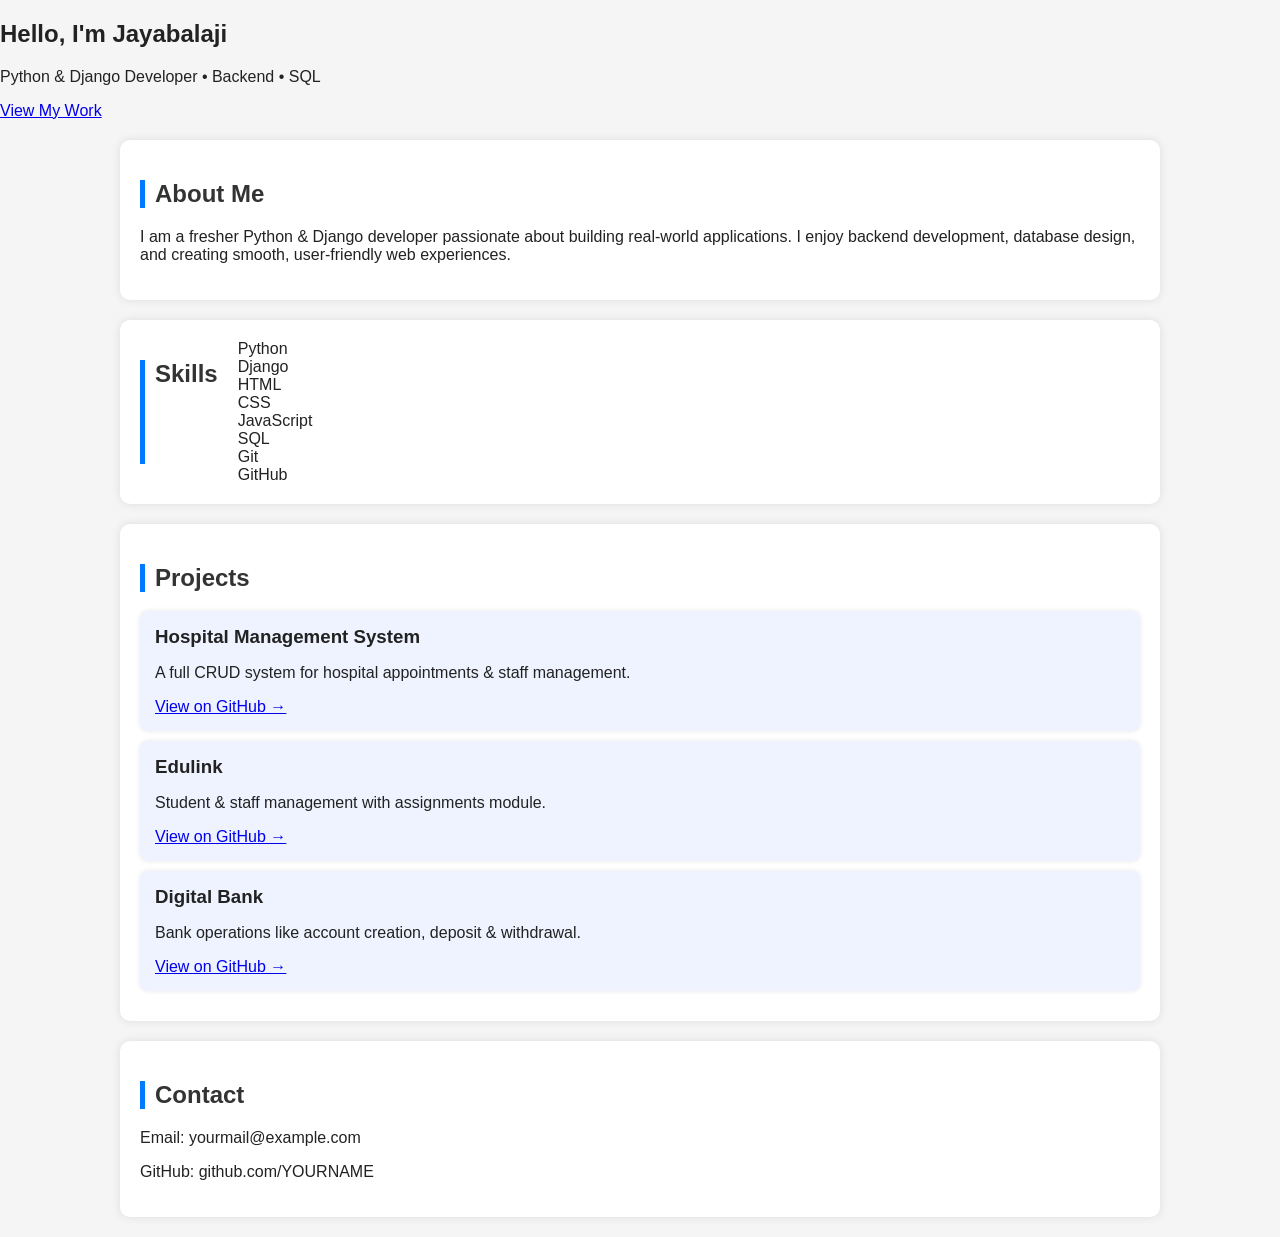
<file: Index.html>
<!DOCTYPE html>
<html lang="en">
<head>
    <meta charset="UTF-8">
    <meta name="viewport" content="width=device-width, initial-scale=1.0">
    <title>Jayabalaji | Portfolio</title>
    <link rel="stylesheet" href="style.css">
</head>

<body>

    <!-- HERO SECTION -->
    <section class="hero">
        <h1 class="fade">Hello, I'm <span>Jayabalaji</span></h1>
        <p class="fade">Python & Django Developer • Backend • SQL</p>
        <a href="#projects" class="btn fade">View My Work</a>
    </section>

    <!-- ABOUT -->
    <section class="container about">
        <h2>About Me</h2>
        <p>
            I am a fresher Python & Django developer passionate about building real-world applications. 
            I enjoy backend development, database design, and creating smooth, user-friendly web experiences.
        </p>
    </section>

    <!-- SKILLS -->
    <section class="container skills">
        <h2>Skills</h2>
        <div class="skills-grid">
            <div>Python</div>
            <div>Django</div>
            <div>HTML</div>
            <div>CSS</div>
            <div>JavaScript</div>
            <div>SQL</div>
            <div>Git</div>
            <div>GitHub</div>
        </div>
    </section>

    <!-- PROJECTS -->
    <section class="container" id="projects">
        <h2>Projects</h2>

        <div class="project-card">
            <h3>Hospital Management System</h3>
            <p>A full CRUD system for hospital appointments & staff management.</p>
            <a href="#" class="project-link">View on GitHub →</a>
        </div>

        <div class="project-card">
            <h3>Edulink</h3>
            <p>Student & staff management with assignments module.</p>
            <a href="#" class="project-link">View on GitHub →</a>
        </div>

        <div class="project-card">
            <h3>Digital Bank</h3>
            <p>Bank operations like account creation, deposit & withdrawal.</p>
            <a href="#" class="project-link">View on GitHub →</a>
        </div>

    </section>

    <!-- CONTACT -->
    <section class="container contact">
        <h2>Contact</h2>
        <p>Email: yourmail@example.com</p>
        <p>GitHub: github.com/YOURNAME</p>
    </section>

</body>
</html>
</file>
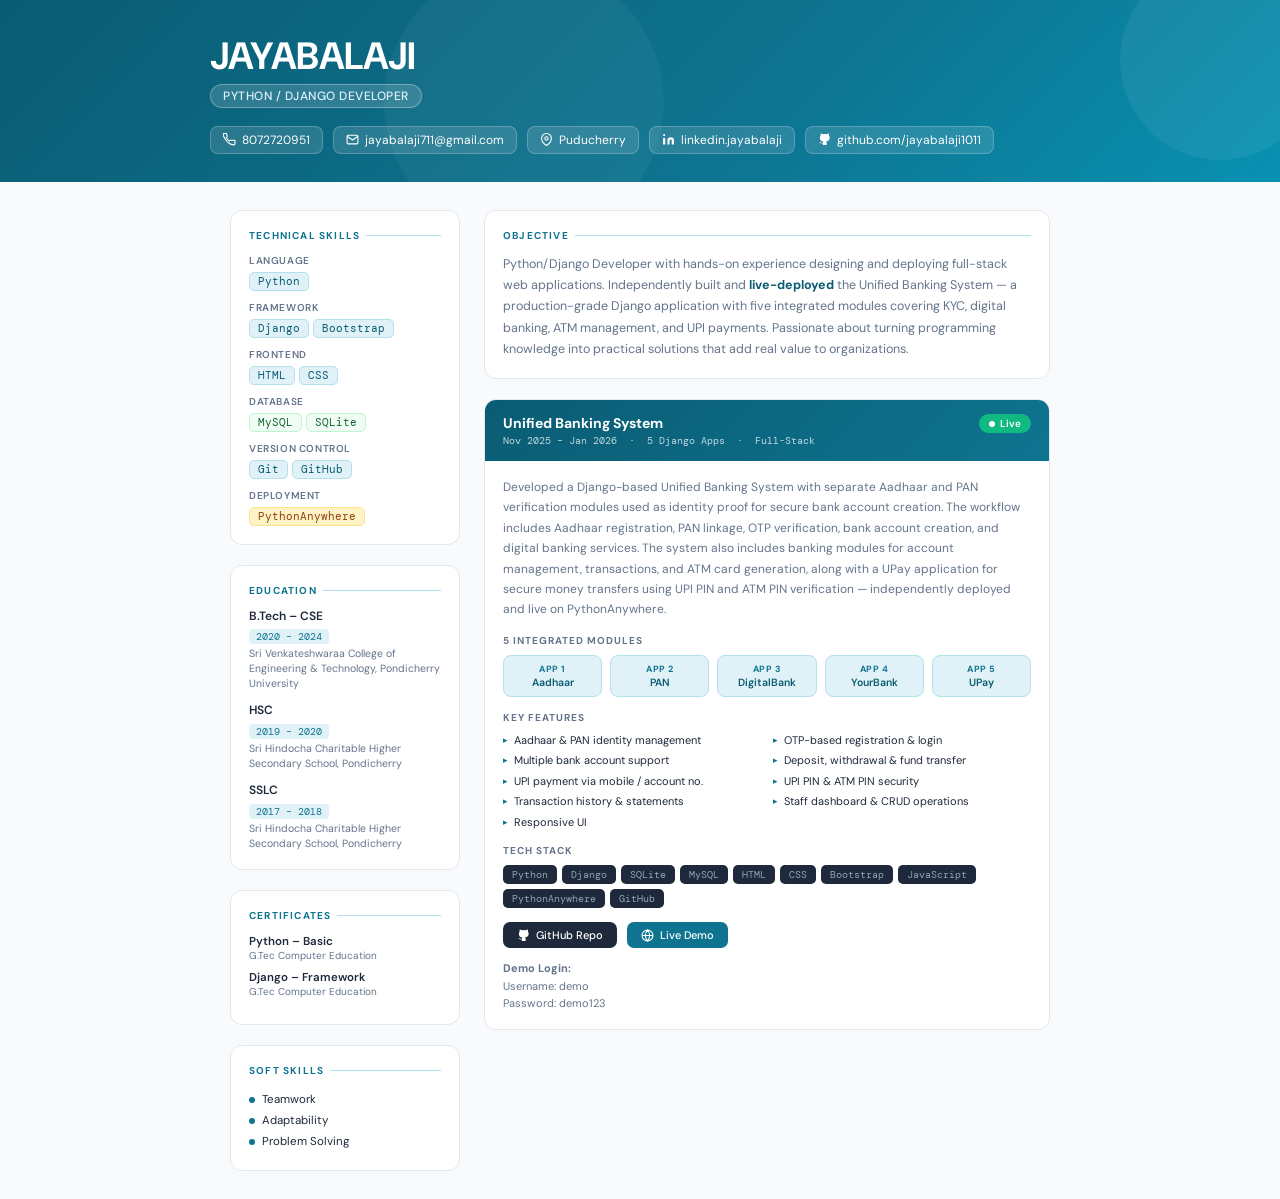
<file: index.html>
<!DOCTYPE html>
<html lang="en">
<head>
<meta charset="UTF-8"/>
<meta name="viewport" content="width=device-width, initial-scale=1.0"/>
<title>Jayabalaji – Python/Django Developer</title>
<link href="https://fonts.googleapis.com/css2?family=DM+Sans:wght@300;400;500;600;700&family=DM+Mono:wght@400;500&display=swap" rel="stylesheet"/>
<style>
  :root {
    --teal: #0e7490; --teal-dark: #0a5c73; --teal-light: #e0f2f7;
    --teal-mid: #b2e0ed; --bg: #f8fafc; --white: #ffffff;
    --text: #1e293b; --muted: #64748b; --border: #e2e8f0; --card: #ffffff;
  }
  * { margin: 0; padding: 0; box-sizing: border-box; }
  body { font-family: 'DM Sans', sans-serif; background: var(--bg); color: var(--text); -webkit-print-color-adjust: exact; print-color-adjust: exact; }

  .header { background: linear-gradient(135deg, var(--teal-dark) 0%, var(--teal) 60%, #0891b2 100%); padding: 36px 40px 28px; position: relative; overflow: hidden; }
  .header::before { content: ''; position: absolute; top: -40px; right: -40px; width: 200px; height: 200px; border-radius: 50%; background: rgba(255,255,255,0.06); }
  .header::after { content: ''; position: absolute; bottom: -60px; left: 30%; width: 280px; height: 280px; border-radius: 50%; background: rgba(255,255,255,0.04); }
  .header-inner { max-width: 860px; margin: 0 auto; position: relative; z-index: 1; }
  .name { font-size: clamp(28px,5vw,38px); font-weight: 700; color: #fff; letter-spacing: -0.5px; line-height: 1.1; }
  .role-tag { display: inline-block; margin-top: 6px; background: rgba(255,255,255,0.15); border: 1px solid rgba(255,255,255,0.3); color: #e0f2fe; font-size: 12px; font-weight: 500; padding: 3px 12px; border-radius: 20px; letter-spacing: 0.5px; text-transform: uppercase; }
  .contact-row { display: flex; flex-wrap: wrap; gap: 10px; margin-top: 18px; }
  .contact-chip { display: flex; align-items: center; gap: 6px; background: rgba(255,255,255,0.12); border: 1px solid rgba(255,255,255,0.22); color: #fff; font-size: 12px; padding: 5px 12px; border-radius: 8px; text-decoration: none; transition: background 0.2s; }
  .contact-chip:hover { background: rgba(255,255,255,0.22); }
  .contact-chip svg { width: 13px; height: 13px; flex-shrink: 0; }

  .page { max-width: 860px; margin: 0 auto; padding: 28px 20px; display: grid; grid-template-columns: 230px 1fr; gap: 24px; align-items: start; }
  .sidebar { display: flex; flex-direction: column; gap: 20px; }
  .card { background: var(--card); border: 1px solid var(--border); border-radius: 12px; padding: 18px; }
  .section-title { font-size: 10px; font-weight: 700; letter-spacing: 1.2px; text-transform: uppercase; color: var(--teal); margin-bottom: 12px; display: flex; align-items: center; gap: 6px; }
  .section-title::after { content: ''; flex: 1; height: 1px; background: var(--teal-mid); }

  .skill-group { margin-bottom: 10px; }
  .skill-group:last-child { margin-bottom: 0; }
  .skill-label { font-size: 10px; font-weight: 600; color: var(--muted); text-transform: uppercase; letter-spacing: 0.6px; margin-bottom: 5px; }
  .skill-tags { display: flex; flex-wrap: wrap; gap: 4px; }
  .tag { font-family: 'DM Mono', monospace; font-size: 10.5px; background: var(--teal-light); color: var(--teal-dark); padding: 2px 8px; border-radius: 5px; border: 1px solid var(--teal-mid); }
  .tag.deploy { background: #fef3c7; color: #92400e; border-color: #fde68a; }
  .tag.db { background: #f0fdf4; color: #166534; border-color: #bbf7d0; }

  .edu-item { margin-bottom: 12px; }
  .edu-item:last-child { margin-bottom: 0; }
  .edu-degree { font-size: 12px; font-weight: 600; color: var(--text); line-height: 1.3; }
  .edu-year { display: inline-block; font-size: 10px; font-family: 'DM Mono', monospace; color: var(--teal); background: var(--teal-light); padding: 1px 7px; border-radius: 4px; margin: 3px 0; }
  .edu-school { font-size: 10.5px; color: var(--muted); line-height: 1.4; }

  .cert-item { margin-bottom: 8px; }
  .cert-name { font-size: 11.5px; font-weight: 600; color: var(--text); }
  .cert-from { font-size: 10px; color: var(--muted); }

  .soft-list { list-style: none; }
  .soft-list li { font-size: 11.5px; color: var(--text); padding: 3px 0; display: flex; align-items: center; gap: 7px; }
  .soft-list li::before { content: ''; width: 6px; height: 6px; background: var(--teal); border-radius: 50%; flex-shrink: 0; }

  .main { display: flex; flex-direction: column; gap: 20px; }
  .objective-text { font-size: 12.5px; line-height: 1.7; color: var(--muted); }
  .objective-text strong { color: var(--teal-dark); }

  .project-card { background: var(--card); border: 1px solid var(--border); border-radius: 12px; overflow: hidden; }
  .project-header { background: linear-gradient(135deg, var(--teal-dark), var(--teal)); padding: 14px 18px; display: flex; align-items: flex-start; justify-content: space-between; gap: 12px; flex-wrap: wrap; }
  .project-name { font-size: 14px; font-weight: 700; color: #fff; }
  .project-period { font-size: 10px; color: rgba(255,255,255,0.75); font-family: 'DM Mono', monospace; margin-top: 2px; }
  .live-badge { display: flex; align-items: center; gap: 5px; background: #10b981; color: #fff; font-size: 10px; font-weight: 600; padding: 3px 10px; border-radius: 20px; white-space: nowrap; flex-shrink: 0; }
  .live-dot { width: 6px; height: 6px; background: #fff; border-radius: 50%; animation: pulse 1.5s infinite; }
  @keyframes pulse { 0%,100%{opacity:1} 50%{opacity:0.4} }

  .project-body { padding: 16px 18px; }
  .project-desc { font-size: 12px; line-height: 1.7; color: var(--muted); margin-bottom: 14px; }

  .modules-grid { display: grid; grid-template-columns: repeat(5,1fr); gap: 8px; margin-bottom: 14px; }
  .module-chip { background: var(--teal-light); border: 1px solid var(--teal-mid); border-radius: 8px; padding: 7px 6px; text-align: center; }
  .module-num { font-size: 9px; font-weight: 700; color: var(--teal); text-transform: uppercase; letter-spacing: 0.5px; }
  .module-name { font-size: 10.5px; font-weight: 600; color: var(--teal-dark); margin-top: 1px; }

  .features-title { font-size: 10px; font-weight: 700; letter-spacing: 1px; text-transform: uppercase; color: var(--muted); margin-bottom: 8px; }
  .features-grid { display: grid; grid-template-columns: 1fr 1fr; gap: 4px 12px; margin-bottom: 14px; }
  .feature-item { font-size: 11px; color: var(--text); display: flex; align-items: flex-start; gap: 6px; line-height: 1.5; }
  .feature-item::before { content: '▸'; color: var(--teal); font-size: 9px; margin-top: 2px; flex-shrink: 0; }

  .tech-stack { display: flex; flex-wrap: wrap; gap: 5px; margin-bottom: 14px; }
  .tech-tag { font-family: 'DM Mono', monospace; font-size: 10px; background: #1e293b; color: #94a3b8; padding: 3px 9px; border-radius: 5px; }

  .project-links { display: flex; gap: 10px; flex-wrap: wrap; }
  .proj-link { display: flex; align-items: center; gap: 6px; font-size: 11px; font-weight: 500; padding: 6px 14px; border-radius: 7px; text-decoration: none; transition: opacity 0.2s; }
  .proj-link:hover { opacity: 0.85; }
  .proj-link.github { background: #1e293b; color: #fff; }
  .proj-link.live { background: var(--teal); color: #fff; }
  .proj-link svg { width: 13px; height: 13px; }

  @media (max-width: 640px) {
    .header { padding: 24px 18px 20px; }
    .page { grid-template-columns: 1fr; padding: 16px 14px; gap: 16px; }
    .features-grid { grid-template-columns: 1fr; }
    .modules-grid { grid-template-columns: repeat(3,1fr); }
  }
  @media print { body { background: white; } .page { padding: 16px; } }
</style>
</head>
<body>

<header class="header">
  <div class="header-inner">
    <div class="name">JAYABALAJI</div>
    <span class="role-tag">Python / Django Developer</span>
    <div class="contact-row">
      <a class="contact-chip" href="tel:8072720951">
        <svg viewBox="0 0 24 24" fill="none" stroke="currentColor" stroke-width="2"><path d="M22 16.92v3a2 2 0 01-2.18 2 19.79 19.79 0 01-8.63-3.07A19.5 19.5 0 013.07 9.81a19.79 19.79 0 01-3.07-8.64A2 2 0 012 .82h3a2 2 0 012 1.72c.127.96.361 1.903.7 2.81a2 2 0 01-.45 2.11L6.09 8.91a16 16 0 006 6l1.27-1.27a2 2 0 012.11-.45c.907.339 1.85.573 2.81.7A2 2 0 0122 16.92z"/></svg>
        8072720951
      </a>
      <a class="contact-chip" href="mailto:jayabalaji711@gmail.com">
        <svg viewBox="0 0 24 24" fill="none" stroke="currentColor" stroke-width="2"><path d="M4 4h16c1.1 0 2 .9 2 2v12c0 1.1-.9 2-2 2H4c-1.1 0-2-.9-2-2V6c0-1.1.9-2 2-2z"/><polyline points="22,6 12,13 2,6"/></svg>
        jayabalaji711@gmail.com
      </a>
      <span class="contact-chip">
        <svg viewBox="0 0 24 24" fill="none" stroke="currentColor" stroke-width="2"><path d="M21 10c0 7-9 13-9 13s-9-6-9-13a9 9 0 0118 0z"/><circle cx="12" cy="10" r="3"/></svg>
        Puducherry
      </span>
      <a class="contact-chip" href="https://www.linkedin.com/in/jayabalajil/" target="_blank">
        <svg viewBox="0 0 24 24" fill="currentColor"><path d="M16 8a6 6 0 016 6v7h-4v-7a2 2 0 00-2-2 2 2 0 00-2 2v7h-4v-7a6 6 0 016-6zM2 9h4v12H2z"/><circle cx="4" cy="4" r="2"/></svg>
        linkedin.jayabalaji
      </a>
      <a class="contact-chip" href="https://github.com/jayabalaji1011" target="_blank">
        <svg viewBox="0 0 24 24" fill="currentColor"><path d="M9 19c-5 1.5-5-2.5-7-3m14 6v-3.87a3.37 3.37 0 00-.94-2.61c3.14-.35 6.44-1.54 6.44-7A5.44 5.44 0 0020 4.77 5.07 5.07 0 0019.91 1S18.73.65 16 2.48a13.38 13.38 0 00-7 0C6.27.65 5.09 1 5.09 1A5.07 5.07 0 005 4.77a5.44 5.44 0 00-1.5 3.78c0 5.42 3.3 6.61 6.44 7A3.37 3.37 0 009 18.13V22"/></svg>
        github.com/jayabalaji1011
      </a>
    </div>
  </div>
</header>

<div class="page">
  <aside class="sidebar">
    <div class="card">
      <div class="section-title">Technical Skills</div>
      <div class="skill-group"><div class="skill-label">Language</div><div class="skill-tags"><span class="tag">Python</span></div></div>
      <div class="skill-group"><div class="skill-label">Framework</div><div class="skill-tags"><span class="tag">Django</span><span class="tag">Bootstrap</span></div></div>
      <div class="skill-group"><div class="skill-label">Frontend</div><div class="skill-tags"><span class="tag">HTML</span><span class="tag">CSS</span></div></div>
      <div class="skill-group"><div class="skill-label">Database</div><div class="skill-tags"><span class="tag db">MySQL</span><span class="tag db">SQLite</span></div></div>
      <div class="skill-group"><div class="skill-label">Version Control</div><div class="skill-tags"><span class="tag">Git</span><span class="tag">GitHub</span></div></div>
      <div class="skill-group"><div class="skill-label">Deployment</div><div class="skill-tags"><span class="tag deploy">PythonAnywhere</span></div></div>
    </div>

    <div class="card">
      <div class="section-title">Education</div>
      <div class="edu-item">
        <div class="edu-degree">B.Tech – CSE</div>
        <div class="edu-year">2020 – 2024</div>
        <div class="edu-school">Sri Venkateshwaraa College of Engineering & Technology, Pondicherry University</div>
      </div>
      <div class="edu-item">
        <div class="edu-degree">HSC</div>
        <div class="edu-year">2019 – 2020</div>
        <div class="edu-school">Sri Hindocha Charitable Higher Secondary School, Pondicherry</div>
      </div>
      <div class="edu-item">
        <div class="edu-degree">SSLC</div>
        <div class="edu-year">2017 – 2018</div>
        <div class="edu-school">Sri Hindocha Charitable Higher Secondary School, Pondicherry</div>
      </div>
    </div>

    <div class="card">
      <div class="section-title">Certificates</div>
      <div class="cert-item"><div class="cert-name">Python – Basic</div><div class="cert-from">G.Tec Computer Education</div></div>
      <div class="cert-item"><div class="cert-name">Django – Framework</div><div class="cert-from">G.Tec Computer Education</div></div>
    </div>

    <div class="card">
      <div class="section-title">Soft Skills</div>
      <ul class="soft-list"><li>Teamwork</li><li>Adaptability</li><li>Problem Solving</li></ul>
    </div>
  </aside>

  <main class="main">
    <div class="card">
      <div class="section-title">Objective</div>
      <p class="objective-text">
        Python/Django Developer with hands-on experience designing and deploying full-stack web applications.
        Independently built and <strong>live-deployed</strong> the Unified Banking System — a production-grade
        Django application with five integrated modules covering KYC, digital banking, ATM management, and UPI payments.
        Passionate about turning programming knowledge into practical solutions that add real value to organizations.
      </p>
    </div>

    <div class="project-card">
      <div class="project-header">
        <div>
          <div class="project-name">Unified Banking System</div>
          <div class="project-period">Nov 2025 – Jan 2026 &nbsp;·&nbsp; 5 Django Apps &nbsp;·&nbsp; Full-Stack</div>
        </div>
        <div class="live-badge"><span class="live-dot"></span> Live</div>
      </div>
      <div class="project-body">
        <p class="project-desc">
          Developed a Django-based Unified Banking System with separate Aadhaar and PAN verification modules used as identity proof for secure bank account creation. The workflow includes Aadhaar registration, PAN linkage, OTP verification, bank account creation, and digital banking services. The system also includes banking modules for account management, transactions, and ATM card generation, along with a UPay application for secure money transfers using UPI PIN and ATM PIN verification — independently deployed and live on PythonAnywhere.
        </p>

        <div class="features-title">5 Integrated Modules</div>
        <div class="modules-grid">
          <div class="module-chip"><div class="module-num">App 1</div><div class="module-name">Aadhaar</div></div>
          <div class="module-chip"><div class="module-num">App 2</div><div class="module-name">PAN</div></div>
          <div class="module-chip"><div class="module-num">App 3</div><div class="module-name">DigitalBank</div></div>
          <div class="module-chip"><div class="module-num">App 4</div><div class="module-name">YourBank</div></div>
          <div class="module-chip"><div class="module-num">App 5</div><div class="module-name">UPay</div></div>
        </div>

        <div class="features-title">Key Features</div>
        <div class="features-grid">
          <div class="feature-item">Aadhaar & PAN identity management</div>
          <div class="feature-item">OTP-based registration & login</div>
          <div class="feature-item">Multiple bank account support</div>
          <div class="feature-item">Deposit, withdrawal & fund transfer</div>
          <div class="feature-item">UPI payment via mobile / account no.</div>
          <div class="feature-item">UPI PIN & ATM PIN security</div>
          <div class="feature-item">Transaction history & statements</div>
          <div class="feature-item">Staff dashboard & CRUD operations</div>
          <div class="feature-item">Responsive UI</div>
        </div>

        <div class="features-title">Tech Stack</div>
        <div class="tech-stack">
          <span class="tech-tag">Python</span><span class="tech-tag">Django</span>
          <span class="tech-tag">SQLite</span><span class="tech-tag">MySQL</span>
          <span class="tech-tag">HTML</span><span class="tech-tag">CSS</span>
          <span class="tech-tag">Bootstrap</span><span class="tech-tag">JavaScript</span>
          <span class="tech-tag">PythonAnywhere</span><span class="tech-tag">GitHub</span>
        </div>

        <div class="project-links">
          <a class="proj-link github" href="https://github.com/jayabalaji1011/UnifiedBankingSystem" target="_blank">
            <svg viewBox="0 0 24 24" fill="currentColor"><path d="M9 19c-5 1.5-5-2.5-7-3m14 6v-3.87a3.37 3.37 0 00-.94-2.61c3.14-.35 6.44-1.54 6.44-7A5.44 5.44 0 0020 4.77 5.07 5.07 0 0019.91 1S18.73.65 16 2.48a13.38 13.38 0 00-7 0C6.27.65 5.09 1 5.09 1A5.07 5.07 0 005 4.77a5.44 5.44 0 00-1.5 3.78c0 5.42 3.3 6.61 6.44 7A3.37 3.37 0 009 18.13V22"/></svg>
            GitHub Repo
          </a>
          <a class="proj-link live" href="https://balaji1011.pythonanywhere.com/digitalbank/" target="_blank">
            <svg viewBox="0 0 24 24" fill="none" stroke="currentColor" stroke-width="2"><circle cx="12" cy="12" r="10"/><line x1="2" y1="12" x2="22" y2="12"/><path d="M12 2a15.3 15.3 0 014 10 15.3 15.3 0 01-4 10 15.3 15.3 0 01-4-10 15.3 15.3 0 014-10z"/></svg>
            Live Demo
          </a>
        </div>
        <div style="margin-top:12px; font-size:11px; color:#64748b; line-height:1.6;">
  <strong>Demo Login:</strong><br>
  Username: demo<br>
  Password: demo123
        </div>
      </div>
    </div>
  </main>
</div>
</body>
</html>
</file>
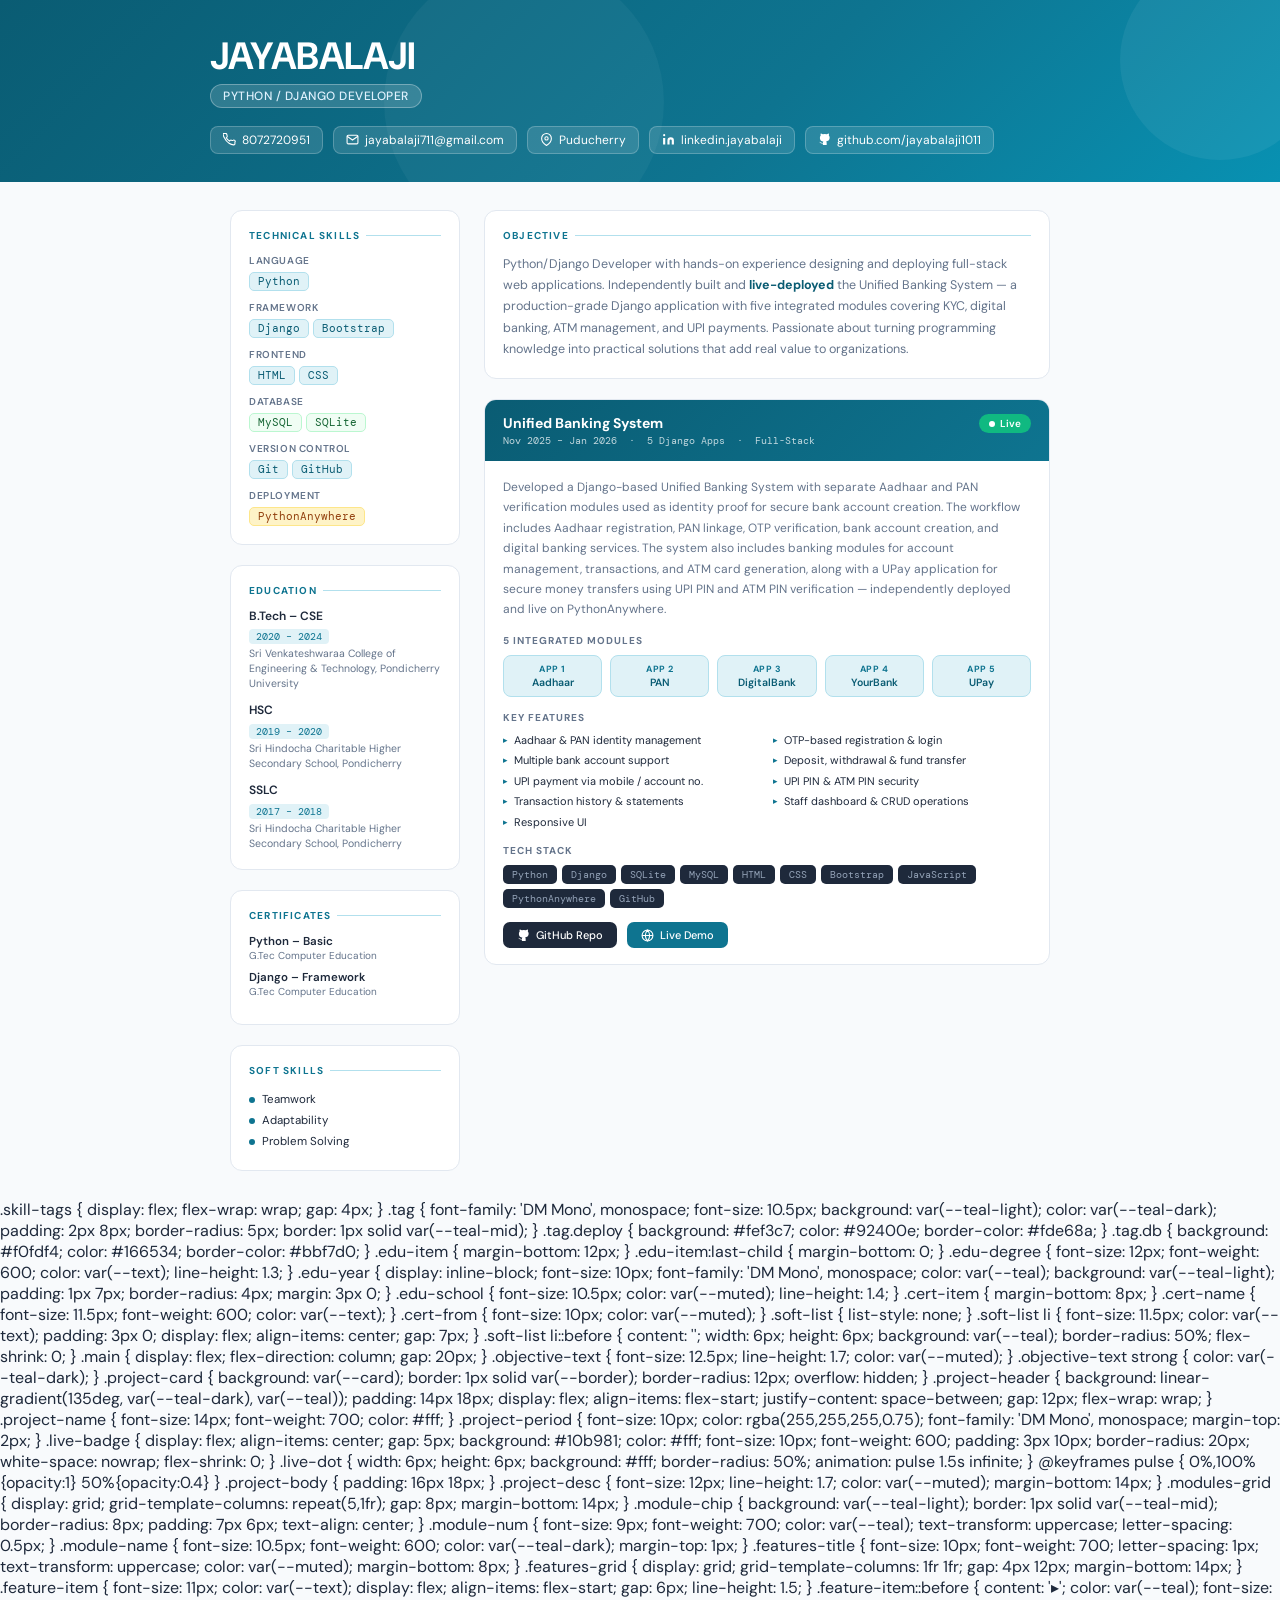
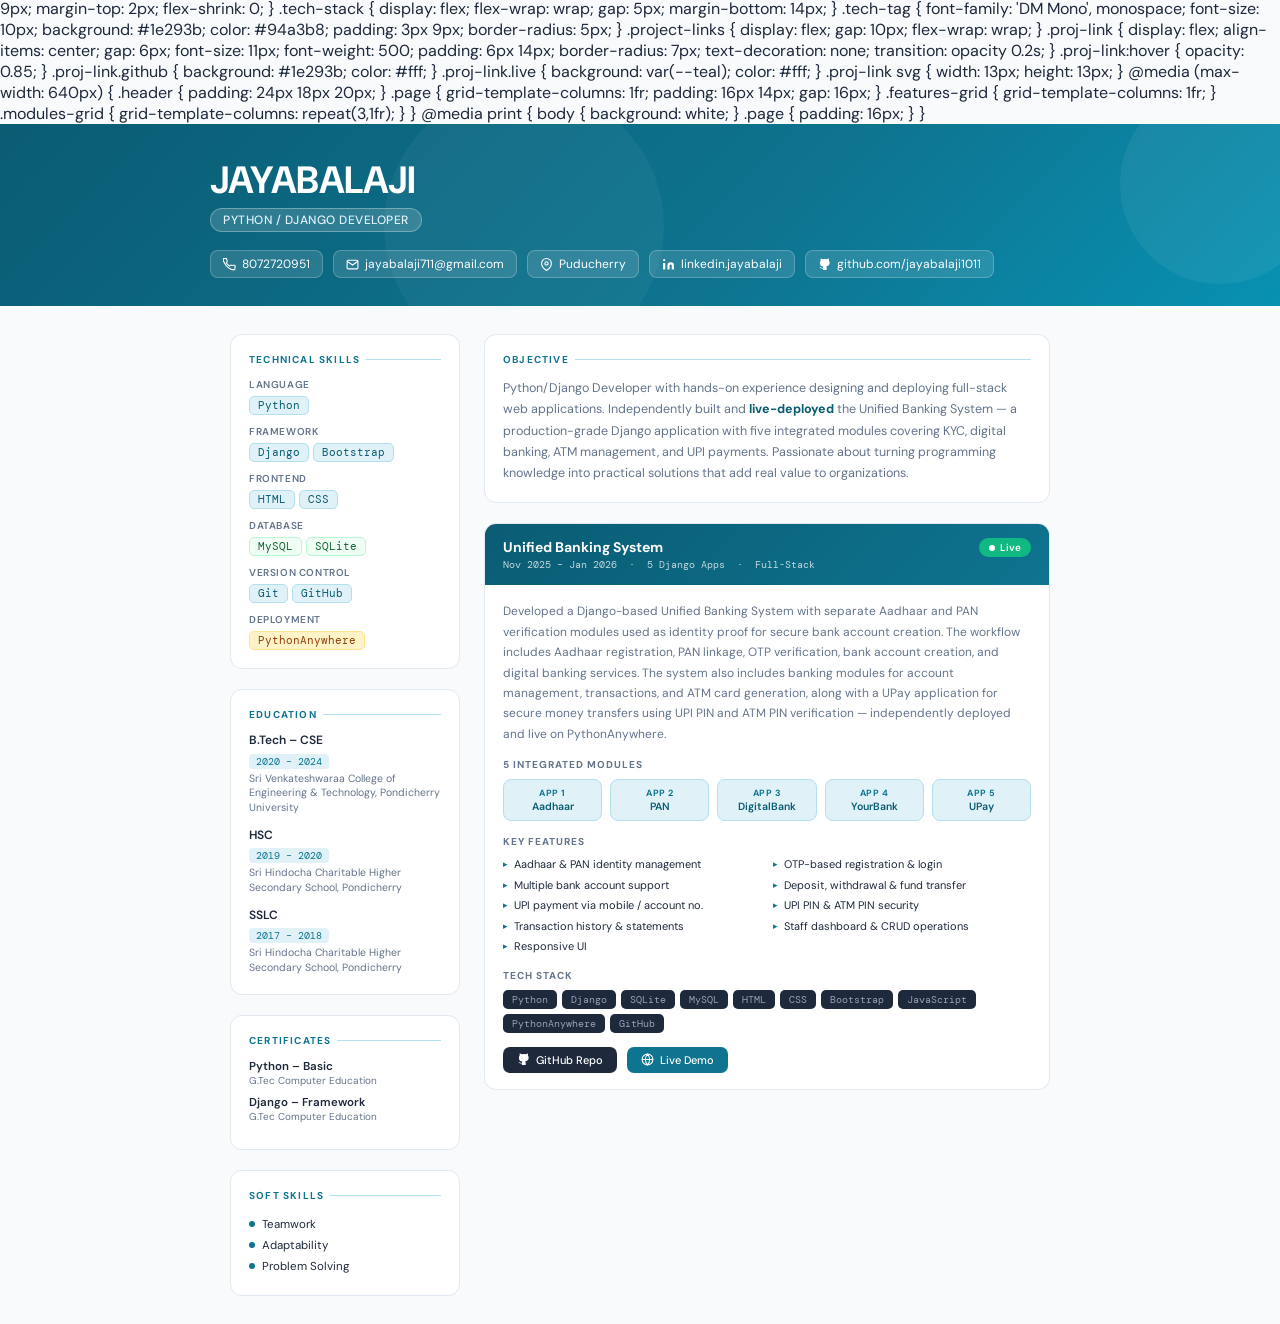
<file: Jayabalaji_Portfolio.html>
<!DOCTYPE html>
<html lang="en">
<head>
<meta charset="UTF-8"/>
<meta name="viewport" content="width=device-width, initial-scale=1.0"/>
<title>Jayabalaji – Python/Django Developer</title>
<link href="https://fonts.googleapis.com/css2?family=DM+Sans:wght@300;400;500;600;700&family=DM+Mono:wght@400;500&display=swap" rel="stylesheet"/>
<style>
  :root {
    --teal: #0e7490; --teal-dark: #0a5c73; --teal-light: #e0f2f7;
    --teal-mid: #b2e0ed; --bg: #f8fafc; --white: #ffffff;
    --text: #1e293b; --muted: #64748b; --border: #e2e8f0; --card: #ffffff;
  }
  * { margin: 0; padding: 0; box-sizing: border-box; }
  body { font-family: 'DM Sans', sans-serif; background: var(--bg); color: var(--text); -webkit-print-color-adjust: exact; print-color-adjust: exact; }

  .header { background: linear-gradient(135deg, var(--teal-dark) 0%, var(--teal) 60%, #0891b2 100%); padding: 36px 40px 28px; position: relative; overflow: hidden; }
  .header::before { content: ''; position: absolute; top: -40px; right: -40px; width: 200px; height: 200px; border-radius: 50%; background: rgba(255,255,255,0.06); }
  .header::after { content: ''; position: absolute; bottom: -60px; left: 30%; width: 280px; height: 280px; border-radius: 50%; background: rgba(255,255,255,0.04); }
  .header-inner { max-width: 860px; margin: 0 auto; position: relative; z-index: 1; }
  .name { font-size: clamp(28px,5vw,38px); font-weight: 700; color: #fff; letter-spacing: -0.5px; line-height: 1.1; }
  .role-tag { display: inline-block; margin-top: 6px; background: rgba(255,255,255,0.15); border: 1px solid rgba(255,255,255,0.3); color: #e0f2fe; font-size: 12px; font-weight: 500; padding: 3px 12px; border-radius: 20px; letter-spacing: 0.5px; text-transform: uppercase; }
  .contact-row { display: flex; flex-wrap: wrap; gap: 10px; margin-top: 18px; }
  .contact-chip { display: flex; align-items: center; gap: 6px; background: rgba(255,255,255,0.12); border: 1px solid rgba(255,255,255,0.22); color: #fff; font-size: 12px; padding: 5px 12px; border-radius: 8px; text-decoration: none; transition: background 0.2s; }
  .contact-chip:hover { background: rgba(255,255,255,0.22); }
  .contact-chip svg { width: 13px; height: 13px; flex-shrink: 0; }

  .page { max-width: 860px; margin: 0 auto; padding: 28px 20px; display: grid; grid-template-columns: 230px 1fr; gap: 24px; align-items: start; }
  .sidebar { display: flex; flex-direction: column; gap: 20px; }
  .card { background: var(--card); border: 1px solid var(--border); border-radius: 12px; padding: 18px; }
  .section-title { font-size: 10px; font-weight: 700; letter-spacing: 1.2px; text-transform: uppercase; color: var(--teal); margin-bottom: 12px; display: flex; align-items: center; gap: 6px; }
  .section-title::after { content: ''; flex: 1; height: 1px; background: var(--teal-mid); }

  .skill-group { margin-bottom: 10px; }
  .skill-group:last-child { margin-bottom: 0; }
  .skill-label { font-size: 10px; font-weight: 600; color: var(--muted); text-transform: uppercase; letter-spacing: 0.6px; margin-bottom: 5px; }
  .skill-tags { display: flex; flex-wrap: wrap; gap: 4px; }
  .tag { font-family: 'DM Mono', monospace; font-size: 10.5px; background: var(--teal-light); color: var(--teal-dark); padding: 2px 8px; border-radius: 5px; border: 1px solid var(--teal-mid); }
  .tag.deploy { background: #fef3c7; color: #92400e; border-color: #fde68a; }
  .tag.db { background: #f0fdf4; color: #166534; border-color: #bbf7d0; }

  .edu-item { margin-bottom: 12px; }
  .edu-item:last-child { margin-bottom: 0; }
  .edu-degree { font-size: 12px; font-weight: 600; color: var(--text); line-height: 1.3; }
  .edu-year { display: inline-block; font-size: 10px; font-family: 'DM Mono', monospace; color: var(--teal); background: var(--teal-light); padding: 1px 7px; border-radius: 4px; margin: 3px 0; }
  .edu-school { font-size: 10.5px; color: var(--muted); line-height: 1.4; }

  .cert-item { margin-bottom: 8px; }
  .cert-name { font-size: 11.5px; font-weight: 600; color: var(--text); }
  .cert-from { font-size: 10px; color: var(--muted); }

  .soft-list { list-style: none; }
  .soft-list li { font-size: 11.5px; color: var(--text); padding: 3px 0; display: flex; align-items: center; gap: 7px; }
  .soft-list li::before { content: ''; width: 6px; height: 6px; background: var(--teal); border-radius: 50%; flex-shrink: 0; }

  .main { display: flex; flex-direction: column; gap: 20px; }
  .objective-text { font-size: 12.5px; line-height: 1.7; color: var(--muted); }
  .objective-text strong { color: var(--teal-dark); }

  .project-card { background: var(--card); border: 1px solid var(--border); border-radius: 12px; overflow: hidden; }
  .project-header { background: linear-gradient(135deg, var(--teal-dark), var(--teal)); padding: 14px 18px; display: flex; align-items: flex-start; justify-content: space-between; gap: 12px; flex-wrap: wrap; }
  .project-name { font-size: 14px; font-weight: 700; color: #fff; }
  .project-period { font-size: 10px; color: rgba(255,255,255,0.75); font-family: 'DM Mono', monospace; margin-top: 2px; }
  .live-badge { display: flex; align-items: center; gap: 5px; background: #10b981; color: #fff; font-size: 10px; font-weight: 600; padding: 3px 10px; border-radius: 20px; white-space: nowrap; flex-shrink: 0; }
  .live-dot { width: 6px; height: 6px; background: #fff; border-radius: 50%; animation: pulse 1.5s infinite; }
  @keyframes pulse { 0%,100%{opacity:1} 50%{opacity:0.4} }

  .project-body { padding: 16px 18px; }
  .project-desc { font-size: 12px; line-height: 1.7; color: var(--muted); margin-bottom: 14px; }

  .modules-grid { display: grid; grid-template-columns: repeat(5,1fr); gap: 8px; margin-bottom: 14px; }
  .module-chip { background: var(--teal-light); border: 1px solid var(--teal-mid); border-radius: 8px; padding: 7px 6px; text-align: center; }
  .module-num { font-size: 9px; font-weight: 700; color: var(--teal); text-transform: uppercase; letter-spacing: 0.5px; }
  .module-name { font-size: 10.5px; font-weight: 600; color: var(--teal-dark); margin-top: 1px; }

  .features-title { font-size: 10px; font-weight: 700; letter-spacing: 1px; text-transform: uppercase; color: var(--muted); margin-bottom: 8px; }
  .features-grid { display: grid; grid-template-columns: 1fr 1fr; gap: 4px 12px; margin-bottom: 14px; }
  .feature-item { font-size: 11px; color: var(--text); display: flex; align-items: flex-start; gap: 6px; line-height: 1.5; }
  .feature-item::before { content: '▸'; color: var(--teal); font-size: 9px; margin-top: 2px; flex-shrink: 0; }

  .tech-stack { display: flex; flex-wrap: wrap; gap: 5px; margin-bottom: 14px; }
  .tech-tag { font-family: 'DM Mono', monospace; font-size: 10px; background: #1e293b; color: #94a3b8; padding: 3px 9px; border-radius: 5px; }

  .project-links { display: flex; gap: 10px; flex-wrap: wrap; }
  .proj-link { display: flex; align-items: center; gap: 6px; font-size: 11px; font-weight: 500; padding: 6px 14px; border-radius: 7px; text-decoration: none; transition: opacity 0.2s; }
  .proj-link:hover { opacity: 0.85; }
  .proj-link.github { background: #1e293b; color: #fff; }
  .proj-link.live { background: var(--teal); color: #fff; }
  .proj-link svg { width: 13px; height: 13px; }

  @media (max-width: 640px) {
    .header { padding: 24px 18px 20px; }
    .page { grid-template-columns: 1fr; padding: 16px 14px; gap: 16px; }
    .features-grid { grid-template-columns: 1fr; }
    .modules-grid { grid-template-columns: repeat(3,1fr); }
  }
  @media print { body { background: white; } .page { padding: 16px; } }
</style>
</head>
<body>

<header class="header">
  <div class="header-inner">
    <div class="name">JAYABALAJI</div>
    <span class="role-tag">Python / Django Developer</span>
    <div class="contact-row">
      <a class="contact-chip" href="tel:8072720951">
        <svg viewBox="0 0 24 24" fill="none" stroke="currentColor" stroke-width="2"><path d="M22 16.92v3a2 2 0 01-2.18 2 19.79 19.79 0 01-8.63-3.07A19.5 19.5 0 013.07 9.81a19.79 19.79 0 01-3.07-8.64A2 2 0 012 .82h3a2 2 0 012 1.72c.127.96.361 1.903.7 2.81a2 2 0 01-.45 2.11L6.09 8.91a16 16 0 006 6l1.27-1.27a2 2 0 012.11-.45c.907.339 1.85.573 2.81.7A2 2 0 0122 16.92z"/></svg>
        8072720951
      </a>
      <a class="contact-chip" href="mailto:jayabalaji711@gmail.com">
        <svg viewBox="0 0 24 24" fill="none" stroke="currentColor" stroke-width="2"><path d="M4 4h16c1.1 0 2 .9 2 2v12c0 1.1-.9 2-2 2H4c-1.1 0-2-.9-2-2V6c0-1.1.9-2 2-2z"/><polyline points="22,6 12,13 2,6"/></svg>
        jayabalaji711@gmail.com
      </a>
      <span class="contact-chip">
        <svg viewBox="0 0 24 24" fill="none" stroke="currentColor" stroke-width="2"><path d="M21 10c0 7-9 13-9 13s-9-6-9-13a9 9 0 0118 0z"/><circle cx="12" cy="10" r="3"/></svg>
        Puducherry
      </span>
      <a class="contact-chip" href="https://www.linkedin.com/in/jayabalajil/" target="_blank">
        <svg viewBox="0 0 24 24" fill="currentColor"><path d="M16 8a6 6 0 016 6v7h-4v-7a2 2 0 00-2-2 2 2 0 00-2 2v7h-4v-7a6 6 0 016-6zM2 9h4v12H2z"/><circle cx="4" cy="4" r="2"/></svg>
        linkedin.jayabalaji
      </a>
      <a class="contact-chip" href="https://github.com/jayabalaji1011" target="_blank">
        <svg viewBox="0 0 24 24" fill="currentColor"><path d="M9 19c-5 1.5-5-2.5-7-3m14 6v-3.87a3.37 3.37 0 00-.94-2.61c3.14-.35 6.44-1.54 6.44-7A5.44 5.44 0 0020 4.77 5.07 5.07 0 0019.91 1S18.73.65 16 2.48a13.38 13.38 0 00-7 0C6.27.65 5.09 1 5.09 1A5.07 5.07 0 005 4.77a5.44 5.44 0 00-1.5 3.78c0 5.42 3.3 6.61 6.44 7A3.37 3.37 0 009 18.13V22"/></svg>
        github.com/jayabalaji1011
      </a>
    </div>
  </div>
</header>

<div class="page">
  <aside class="sidebar">
    <div class="card">
      <div class="section-title">Technical Skills</div>
      <div class="skill-group"><div class="skill-label">Language</div><div class="skill-tags"><span class="tag">Python</span></div></div>
      <div class="skill-group"><div class="skill-label">Framework</div><div class="skill-tags"><span class="tag">Django</span><span class="tag">Bootstrap</span></div></div>
      <div class="skill-group"><div class="skill-label">Frontend</div><div class="skill-tags"><span class="tag">HTML</span><span class="tag">CSS</span></div></div>
      <div class="skill-group"><div class="skill-label">Database</div><div class="skill-tags"><span class="tag db">MySQL</span><span class="tag db">SQLite</span></div></div>
      <div class="skill-group"><div class="skill-label">Version Control</div><div class="skill-tags"><span class="tag">Git</span><span class="tag">GitHub</span></div></div>
      <div class="skill-group"><div class="skill-label">Deployment</div><div class="skill-tags"><span class="tag deploy">PythonAnywhere</span></div></div>
    </div>

    <div class="card">
      <div class="section-title">Education</div>
      <div class="edu-item">
        <div class="edu-degree">B.Tech – CSE</div>
        <div class="edu-year">2020 – 2024</div>
        <div class="edu-school">Sri Venkateshwaraa College of Engineering & Technology, Pondicherry University</div>
      </div>
      <div class="edu-item">
        <div class="edu-degree">HSC</div>
        <div class="edu-year">2019 – 2020</div>
        <div class="edu-school">Sri Hindocha Charitable Higher Secondary School, Pondicherry</div>
      </div>
      <div class="edu-item">
        <div class="edu-degree">SSLC</div>
        <div class="edu-year">2017 – 2018</div>
        <div class="edu-school">Sri Hindocha Charitable Higher Secondary School, Pondicherry</div>
      </div>
    </div>

    <div class="card">
      <div class="section-title">Certificates</div>
      <div class="cert-item"><div class="cert-name">Python – Basic</div><div class="cert-from">G.Tec Computer Education</div></div>
      <div class="cert-item"><div class="cert-name">Django – Framework</div><div class="cert-from">G.Tec Computer Education</div></div>
    </div>

    <div class="card">
      <div class="section-title">Soft Skills</div>
      <ul class="soft-list"><li>Teamwork</li><li>Adaptability</li><li>Problem Solving</li></ul>
    </div>
  </aside>

  <main class="main">
    <div class="card">
      <div class="section-title">Objective</div>
      <p class="objective-text">
        Python/Django Developer with hands-on experience designing and deploying full-stack web applications.
        Independently built and <strong>live-deployed</strong> the Unified Banking System — a production-grade
        Django application with five integrated modules covering KYC, digital banking, ATM management, and UPI payments.
        Passionate about turning programming knowledge into practical solutions that add real value to organizations.
      </p>
    </div>

    <div class="project-card">
      <div class="project-header">
        <div>
          <div class="project-name">Unified Banking System</div>
          <div class="project-period">Nov 2025 – Jan 2026 &nbsp;·&nbsp; 5 Django Apps &nbsp;·&nbsp; Full-Stack</div>
        </div>
        <div class="live-badge"><span class="live-dot"></span> Live</div>
      </div>
      <div class="project-body">
        <p class="project-desc">
          Developed a Django-based Unified Banking System with separate Aadhaar and PAN verification modules used as identity proof for secure bank account creation. The workflow includes Aadhaar registration, PAN linkage, OTP verification, bank account creation, and digital banking services. The system also includes banking modules for account management, transactions, and ATM card generation, along with a UPay application for secure money transfers using UPI PIN and ATM PIN verification — independently deployed and live on PythonAnywhere.
        </p>

        <div class="features-title">5 Integrated Modules</div>
        <div class="modules-grid">
          <div class="module-chip"><div class="module-num">App 1</div><div class="module-name">Aadhaar</div></div>
          <div class="module-chip"><div class="module-num">App 2</div><div class="module-name">PAN</div></div>
          <div class="module-chip"><div class="module-num">App 3</div><div class="module-name">DigitalBank</div></div>
          <div class="module-chip"><div class="module-num">App 4</div><div class="module-name">YourBank</div></div>
          <div class="module-chip"><div class="module-num">App 5</div><div class="module-name">UPay</div></div>
        </div>

        <div class="features-title">Key Features</div>
        <div class="features-grid">
          <div class="feature-item">Aadhaar & PAN identity management</div>
          <div class="feature-item">OTP-based registration & login</div>
          <div class="feature-item">Multiple bank account support</div>
          <div class="feature-item">Deposit, withdrawal & fund transfer</div>
          <div class="feature-item">UPI payment via mobile / account no.</div>
          <div class="feature-item">UPI PIN & ATM PIN security</div>
          <div class="feature-item">Transaction history & statements</div>
          <div class="feature-item">Staff dashboard & CRUD operations</div>
          <div class="feature-item">Responsive UI</div>
        </div>

        <div class="features-title">Tech Stack</div>
        <div class="tech-stack">
          <span class="tech-tag">Python</span><span class="tech-tag">Django</span>
          <span class="tech-tag">SQLite</span><span class="tech-tag">MySQL</span>
          <span class="tech-tag">HTML</span><span class="tech-tag">CSS</span>
          <span class="tech-tag">Bootstrap</span><span class="tech-tag">JavaScript</span>
          <span class="tech-tag">PythonAnywhere</span><span class="tech-tag">GitHub</span>
        </div>

        <div class="project-links">
          <a class="proj-link github" href="https://github.com/jayabalaji1011/UnifiedBankingSystem" target="_blank">
            <svg viewBox="0 0 24 24" fill="currentColor"><path d="M9 19c-5 1.5-5-2.5-7-3m14 6v-3.87a3.37 3.37 0 00-.94-2.61c3.14-.35 6.44-1.54 6.44-7A5.44 5.44 0 0020 4.77 5.07 5.07 0 0019.91 1S18.73.65 16 2.48a13.38 13.38 0 00-7 0C6.27.65 5.09 1 5.09 1A5.07 5.07 0 005 4.77a5.44 5.44 0 00-1.5 3.78c0 5.42 3.3 6.61 6.44 7A3.37 3.37 0 009 18.13V22"/></svg>
            GitHub Repo
          </a>
          <a class="proj-link live" href="https://balaji1011.pythonanywhere.com" target="_blank">
            <svg viewBox="0 0 24 24" fill="none" stroke="currentColor" stroke-width="2"><circle cx="12" cy="12" r="10"/><line x1="2" y1="12" x2="22" y2="12"/><path d="M12 2a15.3 15.3 0 014 10 15.3 15.3 0 01-4 10 15.3 15.3 0 01-4-10 15.3 15.3 0 014-10z"/></svg>
            Live Demo
          </a>
        </div>
      </div>
    </div>
  </main>
</div>
</body>
</html>  .skill-tags { display: flex; flex-wrap: wrap; gap: 4px; }
  .tag { font-family: 'DM Mono', monospace; font-size: 10.5px; background: var(--teal-light); color: var(--teal-dark); padding: 2px 8px; border-radius: 5px; border: 1px solid var(--teal-mid); }
  .tag.deploy { background: #fef3c7; color: #92400e; border-color: #fde68a; }
  .tag.db { background: #f0fdf4; color: #166534; border-color: #bbf7d0; }

  .edu-item { margin-bottom: 12px; }
  .edu-item:last-child { margin-bottom: 0; }
  .edu-degree { font-size: 12px; font-weight: 600; color: var(--text); line-height: 1.3; }
  .edu-year { display: inline-block; font-size: 10px; font-family: 'DM Mono', monospace; color: var(--teal); background: var(--teal-light); padding: 1px 7px; border-radius: 4px; margin: 3px 0; }
  .edu-school { font-size: 10.5px; color: var(--muted); line-height: 1.4; }

  .cert-item { margin-bottom: 8px; }
  .cert-name { font-size: 11.5px; font-weight: 600; color: var(--text); }
  .cert-from { font-size: 10px; color: var(--muted); }

  .soft-list { list-style: none; }
  .soft-list li { font-size: 11.5px; color: var(--text); padding: 3px 0; display: flex; align-items: center; gap: 7px; }
  .soft-list li::before { content: ''; width: 6px; height: 6px; background: var(--teal); border-radius: 50%; flex-shrink: 0; }

  .main { display: flex; flex-direction: column; gap: 20px; }
  .objective-text { font-size: 12.5px; line-height: 1.7; color: var(--muted); }
  .objective-text strong { color: var(--teal-dark); }

  .project-card { background: var(--card); border: 1px solid var(--border); border-radius: 12px; overflow: hidden; }
  .project-header { background: linear-gradient(135deg, var(--teal-dark), var(--teal)); padding: 14px 18px; display: flex; align-items: flex-start; justify-content: space-between; gap: 12px; flex-wrap: wrap; }
  .project-name { font-size: 14px; font-weight: 700; color: #fff; }
  .project-period { font-size: 10px; color: rgba(255,255,255,0.75); font-family: 'DM Mono', monospace; margin-top: 2px; }
  .live-badge { display: flex; align-items: center; gap: 5px; background: #10b981; color: #fff; font-size: 10px; font-weight: 600; padding: 3px 10px; border-radius: 20px; white-space: nowrap; flex-shrink: 0; }
  .live-dot { width: 6px; height: 6px; background: #fff; border-radius: 50%; animation: pulse 1.5s infinite; }
  @keyframes pulse { 0%,100%{opacity:1} 50%{opacity:0.4} }

  .project-body { padding: 16px 18px; }
  .project-desc { font-size: 12px; line-height: 1.7; color: var(--muted); margin-bottom: 14px; }

  .modules-grid { display: grid; grid-template-columns: repeat(5,1fr); gap: 8px; margin-bottom: 14px; }
  .module-chip { background: var(--teal-light); border: 1px solid var(--teal-mid); border-radius: 8px; padding: 7px 6px; text-align: center; }
  .module-num { font-size: 9px; font-weight: 700; color: var(--teal); text-transform: uppercase; letter-spacing: 0.5px; }
  .module-name { font-size: 10.5px; font-weight: 600; color: var(--teal-dark); margin-top: 1px; }

  .features-title { font-size: 10px; font-weight: 700; letter-spacing: 1px; text-transform: uppercase; color: var(--muted); margin-bottom: 8px; }
  .features-grid { display: grid; grid-template-columns: 1fr 1fr; gap: 4px 12px; margin-bottom: 14px; }
  .feature-item { font-size: 11px; color: var(--text); display: flex; align-items: flex-start; gap: 6px; line-height: 1.5; }
  .feature-item::before { content: '▸'; color: var(--teal); font-size: 9px; margin-top: 2px; flex-shrink: 0; }

  .tech-stack { display: flex; flex-wrap: wrap; gap: 5px; margin-bottom: 14px; }
  .tech-tag { font-family: 'DM Mono', monospace; font-size: 10px; background: #1e293b; color: #94a3b8; padding: 3px 9px; border-radius: 5px; }

  .project-links { display: flex; gap: 10px; flex-wrap: wrap; }
  .proj-link { display: flex; align-items: center; gap: 6px; font-size: 11px; font-weight: 500; padding: 6px 14px; border-radius: 7px; text-decoration: none; transition: opacity 0.2s; }
  .proj-link:hover { opacity: 0.85; }
  .proj-link.github { background: #1e293b; color: #fff; }
  .proj-link.live { background: var(--teal); color: #fff; }
  .proj-link svg { width: 13px; height: 13px; }

  @media (max-width: 640px) {
    .header { padding: 24px 18px 20px; }
    .page { grid-template-columns: 1fr; padding: 16px 14px; gap: 16px; }
    .features-grid { grid-template-columns: 1fr; }
    .modules-grid { grid-template-columns: repeat(3,1fr); }
  }
  @media print { body { background: white; } .page { padding: 16px; } }
</style>
</head>
<body>

<header class="header">
  <div class="header-inner">
    <div class="name">JAYABALAJI</div>
    <span class="role-tag">Python / Django Developer</span>
    <div class="contact-row">
      <a class="contact-chip" href="tel:8072720951">
        <svg viewBox="0 0 24 24" fill="none" stroke="currentColor" stroke-width="2"><path d="M22 16.92v3a2 2 0 01-2.18 2 19.79 19.79 0 01-8.63-3.07A19.5 19.5 0 013.07 9.81a19.79 19.79 0 01-3.07-8.64A2 2 0 012 .82h3a2 2 0 012 1.72c.127.96.361 1.903.7 2.81a2 2 0 01-.45 2.11L6.09 8.91a16 16 0 006 6l1.27-1.27a2 2 0 012.11-.45c.907.339 1.85.573 2.81.7A2 2 0 0122 16.92z"/></svg>
        8072720951
      </a>
      <a class="contact-chip" href="mailto:jayabalaji711@gmail.com">
        <svg viewBox="0 0 24 24" fill="none" stroke="currentColor" stroke-width="2"><path d="M4 4h16c1.1 0 2 .9 2 2v12c0 1.1-.9 2-2 2H4c-1.1 0-2-.9-2-2V6c0-1.1.9-2 2-2z"/><polyline points="22,6 12,13 2,6"/></svg>
        jayabalaji711@gmail.com
      </a>
      <span class="contact-chip">
        <svg viewBox="0 0 24 24" fill="none" stroke="currentColor" stroke-width="2"><path d="M21 10c0 7-9 13-9 13s-9-6-9-13a9 9 0 0118 0z"/><circle cx="12" cy="10" r="3"/></svg>
        Puducherry
      </span>
      <a class="contact-chip" href="https://www.linkedin.com/in/jayabalajil/" target="_blank">
        <svg viewBox="0 0 24 24" fill="currentColor"><path d="M16 8a6 6 0 016 6v7h-4v-7a2 2 0 00-2-2 2 2 0 00-2 2v7h-4v-7a6 6 0 016-6zM2 9h4v12H2z"/><circle cx="4" cy="4" r="2"/></svg>
        linkedin.jayabalaji
      </a>
      <a class="contact-chip" href="https://github.com/jayabalaji1011" target="_blank">
        <svg viewBox="0 0 24 24" fill="currentColor"><path d="M9 19c-5 1.5-5-2.5-7-3m14 6v-3.87a3.37 3.37 0 00-.94-2.61c3.14-.35 6.44-1.54 6.44-7A5.44 5.44 0 0020 4.77 5.07 5.07 0 0019.91 1S18.73.65 16 2.48a13.38 13.38 0 00-7 0C6.27.65 5.09 1 5.09 1A5.07 5.07 0 005 4.77a5.44 5.44 0 00-1.5 3.78c0 5.42 3.3 6.61 6.44 7A3.37 3.37 0 009 18.13V22"/></svg>
        github.com/jayabalaji1011
      </a>
    </div>
  </div>
</header>

<div class="page">
  <aside class="sidebar">
    <div class="card">
      <div class="section-title">Technical Skills</div>
      <div class="skill-group"><div class="skill-label">Language</div><div class="skill-tags"><span class="tag">Python</span></div></div>
      <div class="skill-group"><div class="skill-label">Framework</div><div class="skill-tags"><span class="tag">Django</span><span class="tag">Bootstrap</span></div></div>
      <div class="skill-group"><div class="skill-label">Frontend</div><div class="skill-tags"><span class="tag">HTML</span><span class="tag">CSS</span></div></div>
      <div class="skill-group"><div class="skill-label">Database</div><div class="skill-tags"><span class="tag db">MySQL</span><span class="tag db">SQLite</span></div></div>
      <div class="skill-group"><div class="skill-label">Version Control</div><div class="skill-tags"><span class="tag">Git</span><span class="tag">GitHub</span></div></div>
      <div class="skill-group"><div class="skill-label">Deployment</div><div class="skill-tags"><span class="tag deploy">PythonAnywhere</span></div></div>
    </div>

    <div class="card">
      <div class="section-title">Education</div>
      <div class="edu-item">
        <div class="edu-degree">B.Tech – CSE</div>
        <div class="edu-year">2020 – 2024</div>
        <div class="edu-school">Sri Venkateshwaraa College of Engineering & Technology, Pondicherry University</div>
      </div>
      <div class="edu-item">
        <div class="edu-degree">HSC</div>
        <div class="edu-year">2019 – 2020</div>
        <div class="edu-school">Sri Hindocha Charitable Higher Secondary School, Pondicherry</div>
      </div>
      <div class="edu-item">
        <div class="edu-degree">SSLC</div>
        <div class="edu-year">2017 – 2018</div>
        <div class="edu-school">Sri Hindocha Charitable Higher Secondary School, Pondicherry</div>
      </div>
    </div>

    <div class="card">
      <div class="section-title">Certificates</div>
      <div class="cert-item"><div class="cert-name">Python – Basic</div><div class="cert-from">G.Tec Computer Education</div></div>
      <div class="cert-item"><div class="cert-name">Django – Framework</div><div class="cert-from">G.Tec Computer Education</div></div>
    </div>

    <div class="card">
      <div class="section-title">Soft Skills</div>
      <ul class="soft-list"><li>Teamwork</li><li>Adaptability</li><li>Problem Solving</li></ul>
    </div>
  </aside>

  <main class="main">
    <div class="card">
      <div class="section-title">Objective</div>
      <p class="objective-text">
        Python/Django Developer with hands-on experience designing and deploying full-stack web applications.
        Independently built and <strong>live-deployed</strong> the Unified Banking System — a production-grade
        Django application with five integrated modules covering KYC, digital banking, ATM management, and UPI payments.
        Passionate about turning programming knowledge into practical solutions that add real value to organizations.
      </p>
    </div>

    <div class="project-card">
      <div class="project-header">
        <div>
          <div class="project-name">Unified Banking System</div>
          <div class="project-period">Nov 2025 – Jan 2026 &nbsp;·&nbsp; 5 Django Apps &nbsp;·&nbsp; Full-Stack</div>
        </div>
        <div class="live-badge"><span class="live-dot"></span> Live</div>
      </div>
      <div class="project-body">
        <p class="project-desc">
          Developed a Django-based Unified Banking System with separate Aadhaar and PAN verification modules used as identity proof for secure bank account creation. The workflow includes Aadhaar registration, PAN linkage, OTP verification, bank account creation, and digital banking services. The system also includes banking modules for account management, transactions, and ATM card generation, along with a UPay application for secure money transfers using UPI PIN and ATM PIN verification — independently deployed and live on PythonAnywhere.
        </p>

        <div class="features-title">5 Integrated Modules</div>
        <div class="modules-grid">
          <div class="module-chip"><div class="module-num">App 1</div><div class="module-name">Aadhaar</div></div>
          <div class="module-chip"><div class="module-num">App 2</div><div class="module-name">PAN</div></div>
          <div class="module-chip"><div class="module-num">App 3</div><div class="module-name">DigitalBank</div></div>
          <div class="module-chip"><div class="module-num">App 4</div><div class="module-name">YourBank</div></div>
          <div class="module-chip"><div class="module-num">App 5</div><div class="module-name">UPay</div></div>
        </div>

        <div class="features-title">Key Features</div>
        <div class="features-grid">
          <div class="feature-item">Aadhaar & PAN identity management</div>
          <div class="feature-item">OTP-based registration & login</div>
          <div class="feature-item">Multiple bank account support</div>
          <div class="feature-item">Deposit, withdrawal & fund transfer</div>
          <div class="feature-item">UPI payment via mobile / account no.</div>
          <div class="feature-item">UPI PIN & ATM PIN security</div>
          <div class="feature-item">Transaction history & statements</div>
          <div class="feature-item">Staff dashboard & CRUD operations</div>
          <div class="feature-item">Responsive UI</div>
        </div>

        <div class="features-title">Tech Stack</div>
        <div class="tech-stack">
          <span class="tech-tag">Python</span><span class="tech-tag">Django</span>
          <span class="tech-tag">SQLite</span><span class="tech-tag">MySQL</span>
          <span class="tech-tag">HTML</span><span class="tech-tag">CSS</span>
          <span class="tech-tag">Bootstrap</span><span class="tech-tag">JavaScript</span>
          <span class="tech-tag">PythonAnywhere</span><span class="tech-tag">GitHub</span>
        </div>

        <div class="project-links">
          <a class="proj-link github" href="https://github.com/jayabalaji1011/UnifiedBankingSystem" target="_blank">
            <svg viewBox="0 0 24 24" fill="currentColor"><path d="M9 19c-5 1.5-5-2.5-7-3m14 6v-3.87a3.37 3.37 0 00-.94-2.61c3.14-.35 6.44-1.54 6.44-7A5.44 5.44 0 0020 4.77 5.07 5.07 0 0019.91 1S18.73.65 16 2.48a13.38 13.38 0 00-7 0C6.27.65 5.09 1 5.09 1A5.07 5.07 0 005 4.77a5.44 5.44 0 00-1.5 3.78c0 5.42 3.3 6.61 6.44 7A3.37 3.37 0 009 18.13V22"/></svg>
            GitHub Repo
          </a>
          <a class="proj-link live" href="https://balaji1011.pythonanywhere.com" target="_blank">
            <svg viewBox="0 0 24 24" fill="none" stroke="currentColor" stroke-width="2"><circle cx="12" cy="12" r="10"/><line x1="2" y1="12" x2="22" y2="12"/><path d="M12 2a15.3 15.3 0 014 10 15.3 15.3 0 01-4 10 15.3 15.3 0 01-4-10 15.3 15.3 0 014-10z"/></svg>
            Live Demo
          </a>
        </div>
      </div>
    </div>
  </main>
</div>
</body>
</html>
</file>
<file: style.css>
/* General */
body {
    font-family: Arial, sans-serif;
    margin: 0;
    padding: 0;
    background: #f5f5f5;
    color: #222;
}

header {
    background: #333;
    color: #fff;
    padding: 20px;
    text-align: center;
    font-size: 28px;
    font-weight: bold;
    text-transform: uppercase;
    letter-spacing: 1px;
}

.container {
    width: 90%;
    max-width: 1000px;
    margin: 20px auto;
    background: white;
    padding: 20px;
    border-radius: 10px;
    box-shadow: 0 0 10px rgba(0,0,0,0.1);
}

/* Headings */
h2 {
    color: #333;
    border-left: 5px solid #007BFF;
    padding-left: 10px;
    text-transform: capitalize;
}

/* Skills */
.skills {
    display: flex;
    flex-wrap: wrap;
    gap: 20px;
}

.skill-column {
    flex: 1 1 45%;
}

ul {
    margin: 0;
    padding-left: 20px;
}

/* Profile section */
.profile {
    text-align: center;
    margin-top: 20px;
}

.profile-pic {
    width: 120px;
    height: 120px;
    object-fit: cover;
    border-radius: 50%;
    border: 3px solid #007BFF;
    margin-bottom: 10px;
}

.profile a {
    text-decoration: none;
    font-weight: bold;
    margin: 0 5px;
}

/* Projects */
.projects {
    margin-top: 20px;
}

.project-card {
    background: #eef3ff;
    padding: 15px;
    border-radius: 8px;
    margin-bottom: 10px;
    box-shadow: 0 0 5px rgba(0,0,0,0.1);
}

.project-card h3 {
    margin: 0;
}

/* Resume Button */
.resume-btn {
    display: block;
    width: fit-content;
    margin: 20px auto;
    padding: 10px 20px;
    font-weight: bold;
    text-decoration: none;
    background: #007BFF;
    color: white;
    border-radius: 6px;
    transition: 0.3s;
}

.resume-btn:hover {
    background: #0056b3;
}

/* Responsive */
@media (max-width: 768px) {
    .skill-column {
        flex: 1 1 48%;
    }
    header {
        font-size: 22px;
    }
}

@media (max-width: 480px) {
    .skill-column {
        flex: 1 1 100%;
    }
    header {
        font-size: 20px;
    }
}
</file>
